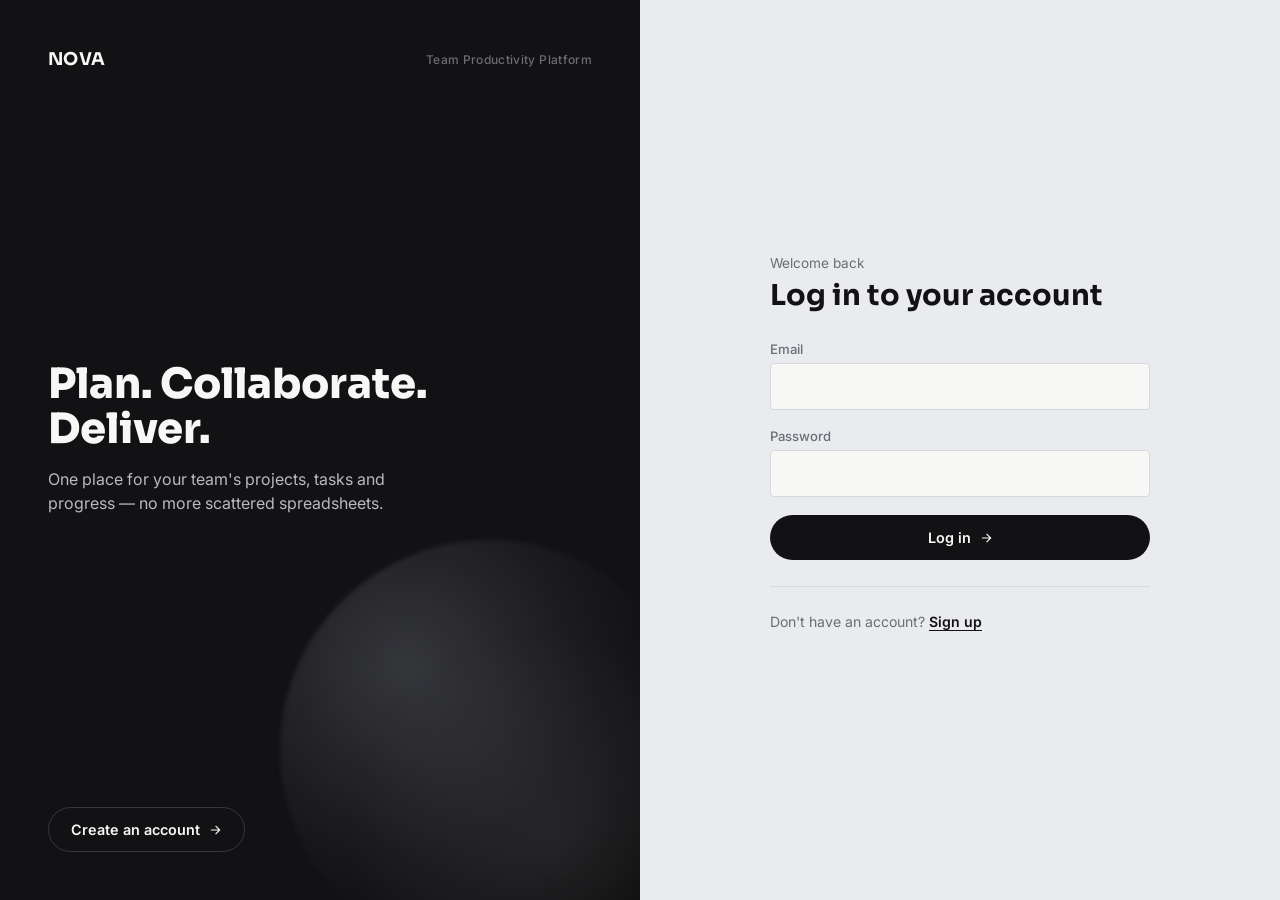
<file: frontend/index.html>
<!DOCTYPE html>
<html lang="en">
<head>
  <meta charset="UTF-8" />
  <meta name="viewport" content="width=device-width, initial-scale=1.0" />
  <title>NOVA</title>
</head>
<body>
  <script>
  
    const token = localStorage.getItem("nova_token");
    window.location.href = token ? "dashboard.html" : "login.html";
  </script>
</body>
</html>
</file>
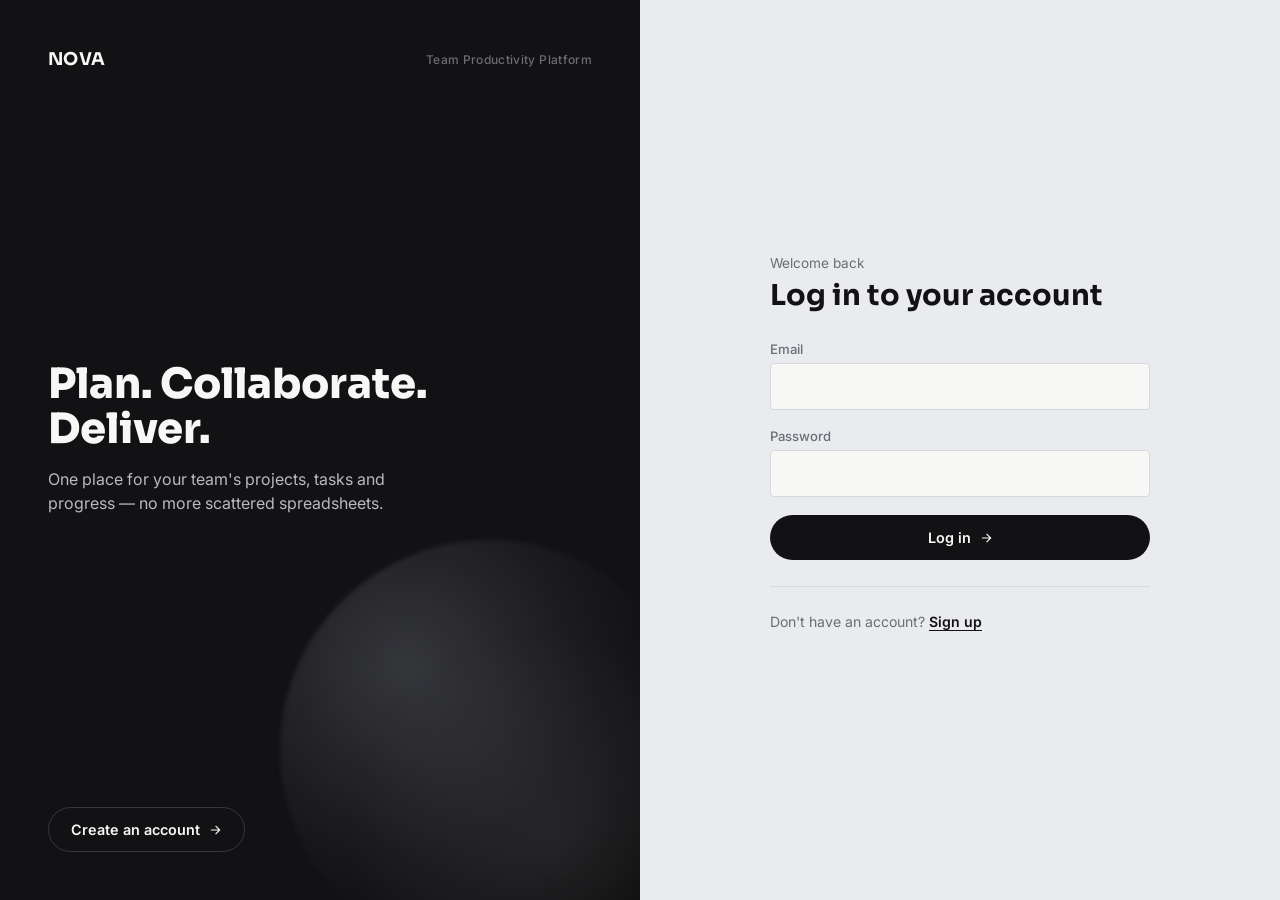
<file: frontend/dashboard.html>
<!DOCTYPE html>
<html lang="en">
<head>
  <meta charset="UTF-8" />
  <meta name="viewport" content="width=device-width, initial-scale=1.0" />
  <title>Dashboard — NOVA</title>
  <link rel="stylesheet" href="css/style.css" />
</head>
<body>

  <nav class="navbar">
    <span class="brand-mark">NOVA</span>
    <div class="navbar-right">
      <span>Hi, <span id="user-name">there</span></span>
      <button class="btn-pill btn-pill--outline" id="logout-btn" style="color: var(--paper); border-color: var(--line-on-ink);">
        Log out
      </button>
    </div>
  </nav>

  <main class="dashboard-main">
    <div class="dashboard-header">
      <h1>Your projects</h1>
      <button class="btn-pill btn-pill--solid" id="open-create-modal">
        New project
        <svg viewBox="0 0 24 24" fill="none" stroke="currentColor" stroke-width="2">
          <path d="M12 5v14M5 12h14" />
        </svg>
      </button>
    </div>

    <hr class="section-divider" />

    <div class="project-grid" id="project-grid"></div>

    <div class="empty-state" id="empty-state">
      <h3>No projects yet</h3>
      <p>Create your first project to start adding tasks and inviting your team.</p>
    </div>
  </main>

  <!-- Create project modal -->
  <div class="modal-backdrop" id="create-modal">
    <div class="modal-box">
      <h2>New project</h2>

      <div class="form-error-banner" id="modal-error"></div>

      <form id="create-project-form" novalidate>
        <div class="field">
          <label for="project-name">Project name</label>
          <input type="text" id="project-name" required />
        </div>

        <div class="field">
          <label for="project-description">Description (optional)</label>
          <input type="text" id="project-description" />
        </div>

        <div class="modal-actions">
          <button type="button" class="btn-pill btn-pill--secondary" id="close-create-modal">Cancel</button>
          <button type="submit" class="btn-pill btn-pill--solid">Create</button>
        </div>
      </form>
    </div>
  </div>

  <script src="js/config.js"></script>
  <script src="js/api.js"></script>
  <script src="js/dashboard.js"></script>
</body>
</html>
</file>
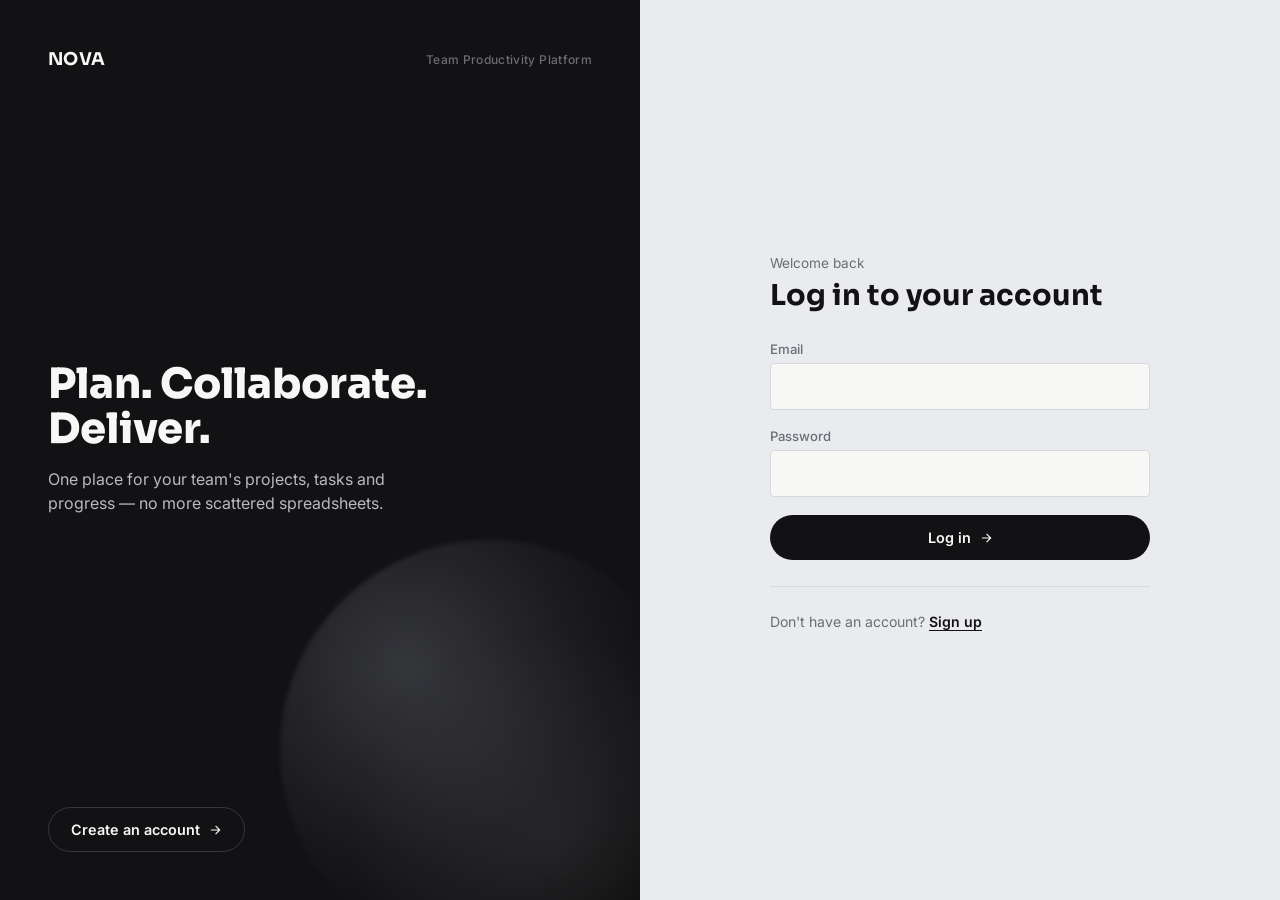
<file: frontend/login.html>
<!DOCTYPE html>
<html lang="en">
<head>
  <meta charset="UTF-8" />
  <meta name="viewport" content="width=device-width, initial-scale=1.0" />
  <title>Log in — NOVA</title>
  <link rel="stylesheet" href="css/style.css" />
</head>
<body>

  <div class="auth-shell">

    <!-- Brand panel -->
    <div class="brand-panel">
      <div class="brand-mark">
        <span>NOVA</span>
        <span class="tag">Team Productivity Platform</span>
      </div>

      <div class="brand-copy">
        <h1>Plan. Collaborate. Deliver.</h1>
        <p>One place for your team's projects, tasks and progress — no more scattered spreadsheets.</p>
      </div>

      <div class="brand-footer">
        <a href="signup.html" class="btn-pill btn-pill--outline">
          Create an account
          <svg viewBox="0 0 24 24" fill="none" stroke="currentColor" stroke-width="2">
            <path d="M5 12h14M13 5l7 7-7 7" />
          </svg>
        </a>
      </div>

      <div class="brand-accent" aria-hidden="true"></div>
    </div>

    <!-- Form panel -->
    <div class="form-panel">
      <div class="form-card">
        <p class="eyebrow">Welcome back</p>
        <h2>Log in to your account</h2>

        <div class="form-error-banner" id="error-banner"></div>

        <form id="login-form" novalidate>
          <div class="field">
            <label for="email">Email</label>
            <input type="email" id="email" name="email" required autocomplete="email" />
          </div>

          <div class="field">
            <label for="password">Password</label>
            <input type="password" id="password" name="password" required autocomplete="current-password" />
          </div>

          <button type="submit" class="btn-pill btn-pill--solid">
            Log in
            <svg viewBox="0 0 24 24" fill="none" stroke="currentColor" stroke-width="2">
              <path d="M5 12h14M13 5l7 7-7 7" />
            </svg>
          </button>
        </form>

        <hr class="divider-line" />

        <p class="switch-line">
          Don't have an account? <a href="signup.html">Sign up</a>
        </p>
      </div>
    </div>

  </div>

  <script src="js/config.js"></script>
  <script src="js/auth.js"></script>
</body>
</html>
</file>
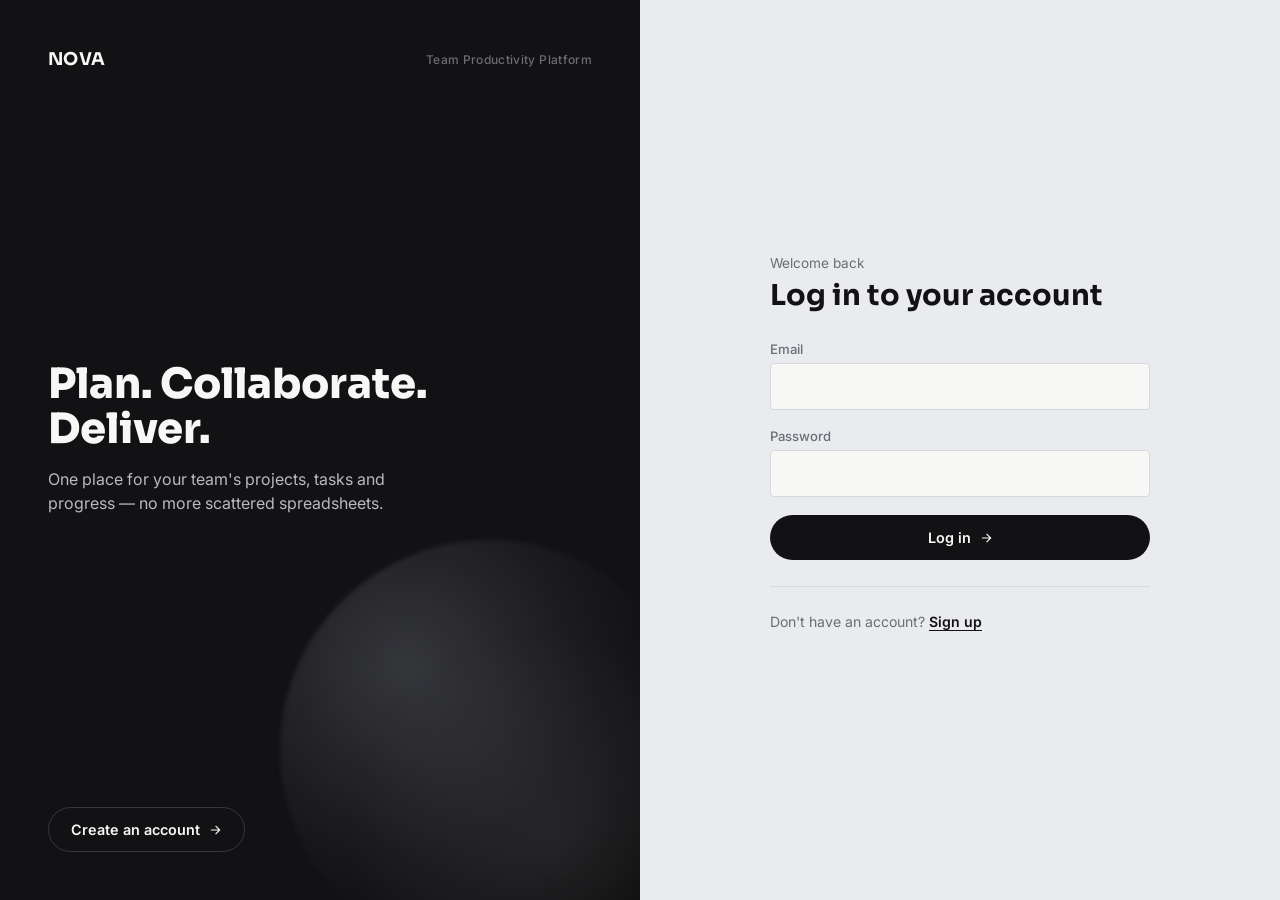
<file: frontend/project.html>
<!DOCTYPE html>
<html lang="en">
<head>
  <meta charset="UTF-8" />
  <meta name="viewport" content="width=device-width, initial-scale=1.0" />
  <title>Project — NOVA</title>
  <link rel="stylesheet" href="css/style.css" />
</head>
<body>

  <nav class="navbar">
    <span class="brand-mark">NOVA</span>
    <div class="navbar-right">
      <button class="btn-pill btn-pill--outline" id="logout-btn" style="color: var(--paper); border-color: var(--line-on-ink);">
        Log out
      </button>
    </div>
  </nav>

  <main class="dashboard-main">
    <a href="dashboard.html" class="back-link">
      <svg viewBox="0 0 24 24" fill="none" stroke="currentColor" stroke-width="2">
        <path d="M5 12h14M13 5l7 7-7 7" />
      </svg>
      All projects
    </a>

    <div class="project-header">
      <div>
        <h1 id="project-title">Loading…</h1>
        <p id="project-description"></p>
      </div>
      <div class="project-header-actions">
        <button class="btn-pill btn-pill--secondary" id="open-member-modal">Add member</button>
        <button class="btn-pill btn-pill--solid" id="open-task-modal">New task</button>
      </div>
    </div>

    <div class="members-strip" id="members-strip"></div>

    <p class="progress-label" id="progress-label">Loading tasks…</p>
    <div class="progress-track">
      <div class="progress-fill" id="progress-fill" style="width: 0%"></div>
    </div>

    <div class="board">
      <div class="board-column">
        <div class="column-header">
          <h3>To Do</h3>
          <span class="column-count" id="count-todo">0</span>
        </div>
        <div id="column-todo"></div>
      </div>

      <div class="board-column">
        <div class="column-header">
          <h3>In Progress</h3>
          <span class="column-count" id="count-in_progress">0</span>
        </div>
        <div id="column-in_progress"></div>
      </div>

      <div class="board-column">
        <div class="column-header">
          <h3>Done</h3>
          <span class="column-count" id="count-done">0</span>
        </div>
        <div id="column-done"></div>
      </div>
    </div>
  </main>

  <!-- Task modal (create + edit) -->
  <div class="modal-backdrop" id="task-modal">
    <div class="modal-box wide">
      <h2 id="task-modal-title">New task</h2>

      <div class="form-error-banner" id="task-modal-error"></div>

      <form id="task-form" novalidate>
        <div class="field">
          <label for="task-title">Title</label>
          <input type="text" id="task-title" required />
        </div>

        <div class="field">
          <label for="task-description">Description (optional)</label>
          <input type="text" id="task-description" />
        </div>

        <div class="field">
          <label for="task-assignee">Assignee</label>
          <select id="task-assignee"></select>
        </div>

        <div class="field">
          <label for="task-status">Status</label>
          <select id="task-status">
            <option value="todo">To Do</option>
            <option value="in_progress">In Progress</option>
            <option value="done">Done</option>
          </select>
        </div>

        <div class="modal-actions">
          <button type="button" class="btn-pill btn-pill--secondary" id="close-task-modal">Cancel</button>
          <button type="submit" class="btn-pill btn-pill--solid">Save</button>
        </div>

        <div class="modal-delete-row">
          <button type="button" class="text-link-danger" id="delete-task-btn" style="display: none;">
            Delete this task
          </button>
        </div>
      </form>
    </div>
  </div>

  <!-- Add member modal -->
  <div class="modal-backdrop" id="member-modal">
    <div class="modal-box">
      <h2>Add a team member</h2>

      <div class="form-error-banner" id="member-modal-error"></div>

      <form id="member-form" novalidate>
        <div class="field">
          <label for="member-email">Their email</label>
          <input type="email" id="member-email" required />
        </div>
        <p style="font-size: 0.8rem; color: var(--muted); margin-top: -10px;">
          They need to already have a NOVA account.
        </p>

        <div class="modal-actions">
          <button type="button" class="btn-pill btn-pill--secondary" id="close-member-modal">Cancel</button>
          <button type="submit" class="btn-pill btn-pill--solid">Add</button>
        </div>
      </form>
    </div>
  </div>

  <script src="js/config.js"></script>
  <script src="js/api.js"></script>
  <script src="js/project.js"></script>
</body>
</html>
</file>
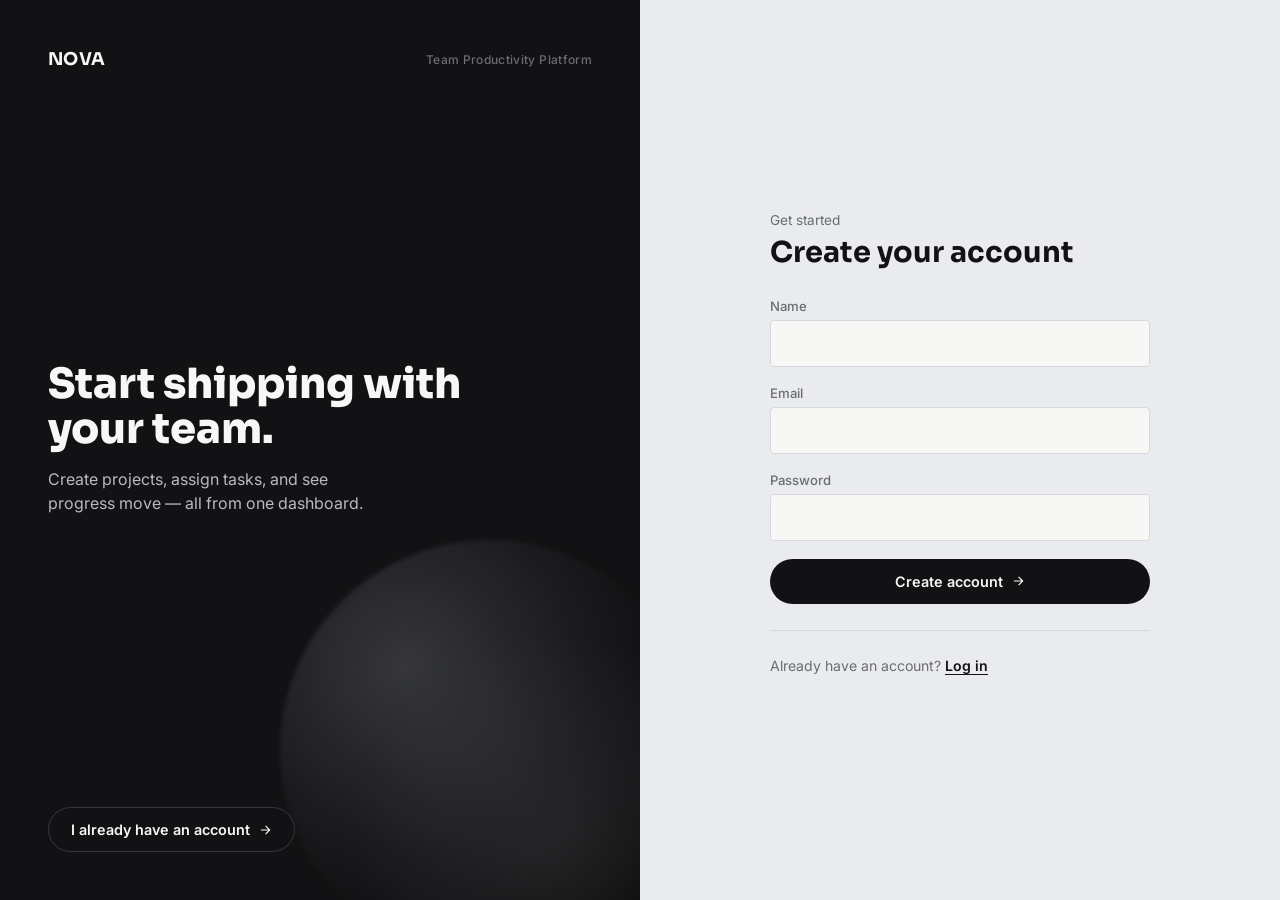
<file: frontend/signup.html>
<!DOCTYPE html>
<html lang="en">
<head>
  <meta charset="UTF-8" />
  <meta name="viewport" content="width=device-width, initial-scale=1.0" />
  <title>Sign up — NOVA</title>
  <link rel="stylesheet" href="css/style.css" />
</head>
<body>

  <div class="auth-shell">

    <!-- Brand panel -->
    <div class="brand-panel">
      <div class="brand-mark">
        <span>NOVA</span>
        <span class="tag">Team Productivity Platform</span>
      </div>

      <div class="brand-copy">
        <h1>Start shipping with your team.</h1>
        <p>Create projects, assign tasks, and see progress move — all from one dashboard.</p>
      </div>

      <div class="brand-footer">
        <a href="login.html" class="btn-pill btn-pill--outline">
          I already have an account
          <svg viewBox="0 0 24 24" fill="none" stroke="currentColor" stroke-width="2">
            <path d="M5 12h14M13 5l7 7-7 7" />
          </svg>
        </a>
      </div>

      <div class="brand-accent" aria-hidden="true"></div>
    </div>

    <!-- Form panel -->
    <div class="form-panel">
      <div class="form-card">
        <p class="eyebrow">Get started</p>
        <h2>Create your account</h2>

        <div class="form-error-banner" id="error-banner"></div>

        <form id="signup-form" novalidate>
          <div class="field">
            <label for="name">Name</label>
            <input type="text" id="name" name="name" required autocomplete="name" />
          </div>

          <div class="field">
            <label for="email">Email</label>
            <input type="email" id="email" name="email" required autocomplete="email" />
          </div>

          <div class="field">
            <label for="password">Password</label>
            <input type="password" id="password" name="password" required autocomplete="new-password" minlength="8" />
          </div>

          <button type="submit" class="btn-pill btn-pill--solid">
            Create account
            <svg viewBox="0 0 24 24" fill="none" stroke="currentColor" stroke-width="2">
              <path d="M5 12h14M13 5l7 7-7 7" />
            </svg>
          </button>
        </form>

        <hr class="divider-line" />

        <p class="switch-line">
          Already have an account? <a href="login.html">Log in</a>
        </p>
      </div>
    </div>

  </div>

  <script src="js/config.js"></script>
  <script src="js/auth.js"></script>
</body>
</html>
</file>
<file: frontend/css/style.css>
@import url('https://fonts.googleapis.com/css2?family=Sora:wght@400;600;700;800&family=Inter:wght@400;500;600&display=swap');

:root {
  --canvas: #EAEBEF;
  --ink: #121214;
  --ink-soft: #1C1C1F;
  --paper: #F7F7F5;
  --muted: #6B6D74;
  --line: #D6D8DD;
  --line-on-ink: #38383C;

  --font-display: 'Sora', sans-serif;
  --font-body: 'Inter', sans-serif;

  --radius-pill: 999px;
  --radius-panel: 4px;
}

* {
  box-sizing: border-box;
}

body {
  margin: 0;
  font-family: var(--font-body);
  color: var(--ink);
  background: var(--canvas);
  -webkit-font-smoothing: antialiased;
}

.auth-shell {
  display: grid;
  grid-template-columns: 1fr 1fr;
  min-height: 100vh;
}

/* ---------- Left brand panel ---------- */

.brand-panel {
  background: var(--ink);
  color: var(--paper);
  padding: 48px;
  display: flex;
  flex-direction: column;
  justify-content: space-between;
  position: relative;
  overflow: hidden;
}

.brand-mark {
  display: flex;
  align-items: center;
  justify-content: space-between;
  font-family: var(--font-display);
  font-weight: 700;
  font-size: 1.1rem;
  letter-spacing: 0.02em;
  z-index: 2;
}

.brand-mark .tag {
  font-family: var(--font-body);
  font-size: 0.75rem;
  font-weight: 500;
  color: var(--muted);
}

.brand-copy {
  z-index: 2;
  max-width: 420px;
}

.brand-copy h1 {
  font-family: var(--font-display);
  font-size: 2.6rem;
  font-weight: 800;
  line-height: 1.08;
  margin: 0 0 16px;
}

.brand-copy p {
  font-family: var(--font-body);
  font-size: 1rem;
  color: #B9BAC0;
  line-height: 1.5;
  margin: 0;
  max-width: 340px;
}

.brand-footer {
  display: flex;
  gap: 12px;
  z-index: 2;
}

/* Abstract dark liquid-metal accent shape — no figurative imagery */
.brand-accent {
  position: absolute;
  right: -60px;
  bottom: -60px;
  width: 420px;
  height: 420px;
  border-radius: 50%;
  background:
    radial-gradient(circle at 30% 30%, #3A3B40 0%, #1A1A1D 45%, #000 100%);
  filter: blur(2px);
  opacity: 0.9;
}

.brand-accent::after {
  content: '';
  position: absolute;
  inset: 0;
  border-radius: 50%;
  background: radial-gradient(circle at 65% 70%, rgba(255,255,255,0.08), transparent 50%);
}

/* ---------- Right form panel ---------- */

.form-panel {
  background: var(--canvas);
  display: flex;
  align-items: center;
  justify-content: center;
  padding: 48px;
}

.form-card {
  width: 100%;
  max-width: 380px;
}

.form-card .eyebrow {
  font-family: var(--font-body);
  font-size: 0.85rem;
  color: var(--muted);
  margin: 0 0 6px;
}

.form-card h2 {
  font-family: var(--font-display);
  font-size: 1.8rem;
  font-weight: 700;
  margin: 0 0 28px;
}

.field {
  margin-bottom: 18px;
}

.field label {
  display: block;
  font-size: 0.82rem;
  font-weight: 500;
  color: var(--muted);
  margin-bottom: 6px;
}

.field input {
  width: 100%;
  padding: 13px 16px;
  font-family: var(--font-body);
  font-size: 0.95rem;
  color: var(--ink);
  background: var(--paper);
  border: 1px solid var(--line);
  border-radius: var(--radius-panel);
  outline: none;
  transition: border-color 0.15s ease;
}

.field input:focus {
  border-color: var(--ink);
}

.field-error {
  font-size: 0.8rem;
  color: #B3261E;
  margin-top: 6px;
  display: none;
}

.form-error-banner {
  display: none;
  font-size: 0.85rem;
  color: #B3261E;
  background: #FBEAEA;
  border: 1px solid #F0C6C4;
  border-radius: var(--radius-panel);
  padding: 10px 14px;
  margin-bottom: 18px;
}

/* ---------- Pill buttons (reference's signature element) ---------- */

.btn-pill {
  display: inline-flex;
  align-items: center;
  justify-content: center;
  gap: 8px;
  font-family: var(--font-body);
  font-size: 0.9rem;
  font-weight: 600;
  padding: 13px 22px;
  border-radius: var(--radius-pill);
  border: 1px solid transparent;
  cursor: pointer;
  transition: opacity 0.15s ease, transform 0.1s ease;
  text-decoration: none;
}

.btn-pill:active {
  transform: scale(0.98);
}

.btn-pill--solid {
  background: var(--ink);
  color: var(--paper);
  width: 100%;
}

.btn-pill--solid:hover {
  opacity: 0.88;
}

.btn-pill--outline {
  background: transparent;
  color: var(--paper);
  border-color: var(--line-on-ink);
}

.btn-pill--outline:hover {
  border-color: var(--paper);
}

.btn-pill svg {
  width: 14px;
  height: 14px;
}

/* ---------- Divider + switch link ---------- */

.divider-line {
  border: none;
  border-top: 1px solid var(--line);
  margin: 26px 0;
}

.switch-line {
  font-size: 0.88rem;
  color: var(--muted);
  text-align: left;
}

.switch-line a {
  color: var(--ink);
  font-weight: 600;
  text-decoration: none;
  border-bottom: 1px solid var(--ink);
}

/* ---------- Responsive ---------- */

@media (max-width: 860px) {
  .auth-shell {
    grid-template-columns: 1fr;
  }
  .brand-panel {
    padding: 32px;
    min-height: 220px;
  }
  .brand-copy h1 {
    font-size: 1.8rem;
  }
  .form-panel {
    padding: 32px 24px;
  }
}

/* Respect reduced motion preference */
@media (prefers-reduced-motion: reduce) {
  .btn-pill {
    transition: none;
  }
}

/* ================================================
   Dashboard
   ================================================ */

.navbar {
  background: var(--ink);
  color: var(--paper);
  padding: 20px 48px;
  display: flex;
  align-items: center;
  justify-content: space-between;
}

.navbar .brand-mark {
  font-family: var(--font-display);
  font-weight: 700;
  font-size: 1.05rem;
}

.navbar-right {
  display: flex;
  align-items: center;
  gap: 18px;
  font-size: 0.9rem;
  color: #B9BAC0;
}

.navbar-right .btn-pill {
  padding: 9px 18px;
  font-size: 0.85rem;
}

.dashboard-main {
  max-width: 1080px;
  margin: 0 auto;
  padding: 48px;
}

.dashboard-header {
  display: flex;
  align-items: flex-end;
  justify-content: space-between;
  margin-bottom: 8px;
}

.dashboard-header h1 {
  font-family: var(--font-display);
  font-size: 1.9rem;
  font-weight: 700;
  margin: 0;
}

.dashboard-header .btn-pill--solid {
  width: auto;
  padding: 12px 20px;
}

hr.section-divider {
  border: none;
  border-top: 1px solid var(--line);
  margin: 24px 0 36px;
}

.project-grid {
  display: grid;
  grid-template-columns: repeat(auto-fill, minmax(260px, 1fr));
  gap: 20px;
}

.project-card {
  display: block;
  background: var(--paper);
  border: 1px solid var(--line);
  border-radius: var(--radius-panel);
  padding: 22px;
  text-decoration: none;
  color: var(--ink);
  transition: border-color 0.15s ease;
}

.project-card:hover {
  border-color: var(--ink);
}

.project-card h3 {
  font-family: var(--font-display);
  font-size: 1.1rem;
  font-weight: 700;
  margin: 0 0 8px;
}

.project-card p {
  font-size: 0.88rem;
  color: var(--muted);
  margin: 0 0 20px;
  line-height: 1.4;
}

.project-card-footer {
  display: flex;
  align-items: center;
  gap: 6px;
  font-size: 0.85rem;
  font-weight: 600;
}

.project-card-footer svg {
  width: 13px;
  height: 13px;
}

.empty-state {
  display: none;
  text-align: left;
  padding: 60px 0;
  color: var(--muted);
}

.empty-state h3 {
  font-family: var(--font-display);
  color: var(--ink);
  font-size: 1.3rem;
  margin: 0 0 8px;
}

.load-error {
  color: #B3261E;
  font-size: 0.9rem;
}

/* ---------- Modal ---------- */

.modal-backdrop {
  display: none;
  position: fixed;
  inset: 0;
  background: rgba(18, 18, 20, 0.55);
  align-items: center;
  justify-content: center;
  z-index: 10;
}

.modal-backdrop.open {
  display: flex;
}

.modal-box {
  background: var(--paper);
  border-radius: var(--radius-panel);
  padding: 32px;
  width: 100%;
  max-width: 400px;
}

.modal-box h2 {
  font-family: var(--font-display);
  font-size: 1.3rem;
  margin: 0 0 20px;
}

.modal-actions {
  display: flex;
  gap: 10px;
  margin-top: 22px;
}

.modal-actions .btn-pill {
  width: auto;
  flex: 1;
}

.btn-pill--secondary {
  background: transparent;
  color: var(--ink);
  border: 1px solid var(--line);
}

.btn-pill--secondary:hover {
  border-color: var(--ink);
  opacity: 1;
}

@media (max-width: 640px) {
  .navbar,
  .dashboard-main {
    padding-left: 24px;
    padding-right: 24px;
  }
}

/* ================================================
   Project board
   ================================================ */

.project-header {
  display: flex;
  align-items: flex-start;
  justify-content: space-between;
  margin-bottom: 4px;
  gap: 24px;
}

.back-link {
  display: inline-flex;
  align-items: center;
  gap: 6px;
  font-size: 0.85rem;
  color: var(--muted);
  text-decoration: none;
  margin-bottom: 14px;
}

.back-link svg {
  width: 13px;
  height: 13px;
  transform: rotate(180deg);
}

.project-header h1 {
  font-family: var(--font-display);
  font-size: 1.8rem;
  font-weight: 700;
  margin: 0 0 6px;
}

.project-header p {
  color: var(--muted);
  font-size: 0.92rem;
  margin: 0;
  max-width: 520px;
}

.project-header-actions {
  display: flex;
  gap: 10px;
  flex-shrink: 0;
}

.project-header-actions .btn-pill {
  width: auto;
  padding: 11px 18px;
  font-size: 0.85rem;
}

.members-strip {
  display: flex;
  align-items: center;
  gap: 8px;
  margin: 18px 0 28px;
  flex-wrap: wrap;
}

.member-chip {
  display: inline-flex;
  align-items: center;
  gap: 6px;
  background: var(--paper);
  border: 1px solid var(--line);
  border-radius: var(--radius-pill);
  padding: 6px 12px 6px 6px;
  font-size: 0.8rem;
}

.member-chip .avatar {
  width: 20px;
  height: 20px;
  border-radius: 50%;
  background: var(--ink);
  color: var(--paper);
  font-size: 0.68rem;
  font-weight: 700;
  display: flex;
  align-items: center;
  justify-content: center;
}

.member-chip .role-tag {
  color: var(--muted);
  font-size: 0.72rem;
}

/* ---------- Board columns ---------- */

.board {
  display: grid;
  grid-template-columns: repeat(3, 1fr);
  gap: 20px;
  align-items: start;
}

.board-column {
  background: var(--paper);
  border: 1px solid var(--line);
  border-radius: var(--radius-panel);
  padding: 16px;
  min-height: 200px;
}

.board-column.drag-over {
  border-color: var(--ink);
}

.column-header {
  display: flex;
  align-items: center;
  justify-content: space-between;
  margin-bottom: 14px;
  padding: 0 4px;
}

.column-header h3 {
  font-family: var(--font-display);
  font-size: 0.95rem;
  font-weight: 700;
  margin: 0;
}

.column-count {
  font-size: 0.75rem;
  color: var(--muted);
  background: var(--canvas);
  border-radius: var(--radius-pill);
  padding: 2px 9px;
}

.task-card {
  background: var(--canvas);
  border: 1px solid var(--line);
  border-radius: var(--radius-panel);
  padding: 14px;
  margin-bottom: 10px;
  cursor: grab;
}

.task-card:active {
  cursor: grabbing;
}

.task-card h4 {
  font-size: 0.9rem;
  font-weight: 600;
  margin: 0 0 8px;
  font-family: var(--font-body);
}

.task-card-meta {
  display: flex;
  align-items: center;
  justify-content: space-between;
  font-size: 0.75rem;
  color: var(--muted);
}

.task-card-assignee {
  display: flex;
  align-items: center;
  gap: 5px;
}

.task-card-assignee .avatar {
  width: 18px;
  height: 18px;
  border-radius: 50%;
  background: var(--ink);
  color: var(--paper);
  font-size: 0.6rem;
  font-weight: 700;
  display: flex;
  align-items: center;
  justify-content: center;
}

.column-empty {
  font-size: 0.8rem;
  color: var(--muted);
  padding: 10px 4px;
}

/* ---------- Progress bar ---------- */

.progress-track {
  width: 100%;
  height: 6px;
  background: var(--line);
  border-radius: var(--radius-pill);
  overflow: hidden;
  margin: 4px 0 24px;
}

.progress-fill {
  height: 100%;
  background: var(--ink);
  border-radius: var(--radius-pill);
  transition: width 0.3s ease;
}

.progress-label {
  font-size: 0.78rem;
  color: var(--muted);
  margin-bottom: 6px;
}

/* ---------- Task modal extras ---------- */

.field select {
  width: 100%;
  padding: 13px 16px;
  font-family: var(--font-body);
  font-size: 0.95rem;
  color: var(--ink);
  background: var(--paper);
  border: 1px solid var(--line);
  border-radius: var(--radius-panel);
  outline: none;
}

.modal-box.wide {
  max-width: 440px;
}

.modal-delete-row {
  margin-top: 16px;
  text-align: left;
}

.text-link-danger {
  background: none;
  border: none;
  color: #B3261E;
  font-size: 0.85rem;
  cursor: pointer;
  padding: 0;
  text-decoration: underline;
}

@media (max-width: 860px) {
  .board {
    grid-template-columns: 1fr;
  }
}
</file>
